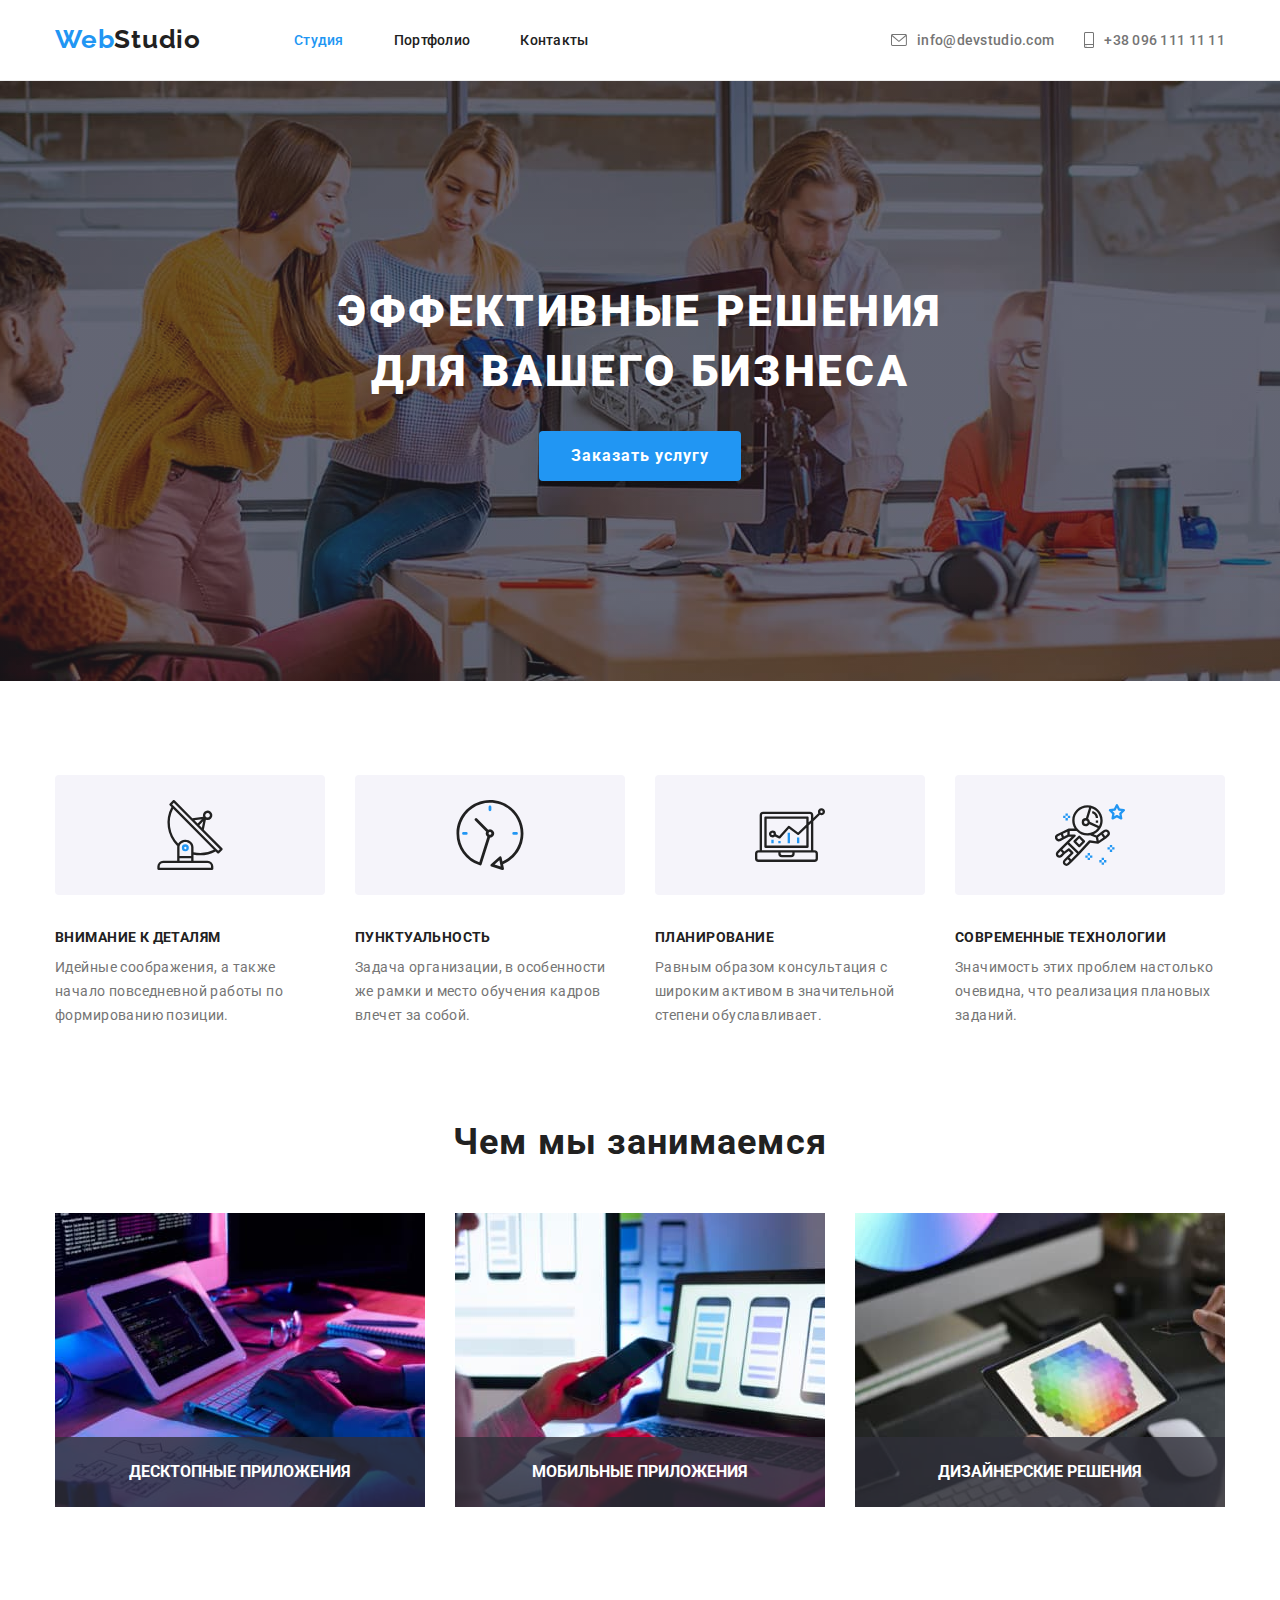
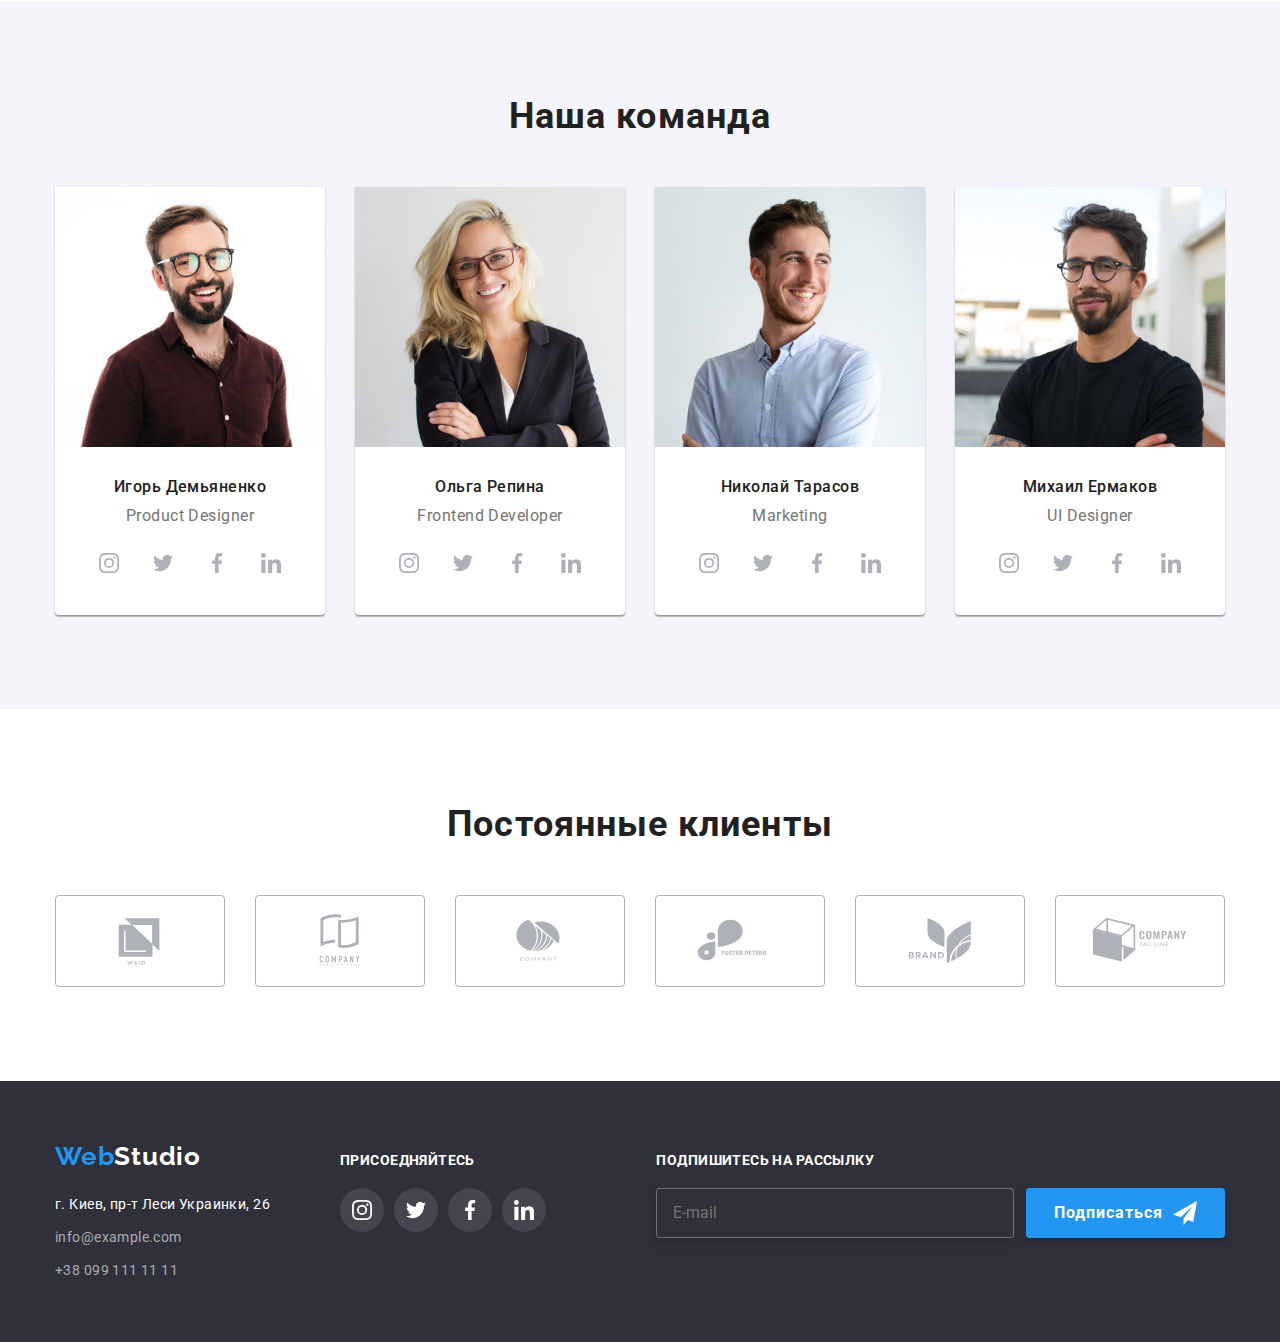
<file: index.html>
<!DOCTYPE html>
<html lang="ru">
  <head>
    <meta charset="UTF-8" />
    <meta http-equiv="X-UA-Compatible" content="IE=edge" />
    <meta name="viewport" content="width=device-width, initial-scale=1.0" />
    <title>Studio</title>
    <link
      href="https://fonts.googleapis.com/css2?family=Raleway:wght@700&family=Roboto:wght@400;500;700;900&display=swap"
      rel="stylesheet"
    />
    <link rel="preconnect" href="https://fonts.googleapis.com" />
    <link rel="preconnect" href="https://fonts.gstatic.com" crossorigin />
    <!-- Сначала нормализатор -->
    <link
      rel="stylesheet"
      href="https://cdnjs.cloudflare.com/ajax/libs/modern-normalize/1.1.0/modern-normalize.min.css"
    />
    <!-- Потом пользовательсткие стили -->
    <link rel="stylesheet" href="./css/master.min.css" />
  </head>

  <body>
    <!-- Header -->

    <header class="header">
      <div class="container header__container">
        <nav class="site-nav">
          <a class="logo site-nav__logo" href="./index.html"
            ><span class="logo__accent">Web</span>Studio</a
          >
          <ul class="site-nav__list">
            <li class="site-nav__item">
              <a class="site-nav__link site-nav__link--active" href="./index.html">Студия</a>
            </li>

            <li class="site-nav__item">
              <a class="site-nav__link" href="./portfolio.html">Портфолио</a>
            </li>
            <li class="site-nav__item">
              <a class="site-nav__link" href="">Контакты</a>
            </li>
          </ul>
        </nav>

        <ul class="header-studio-contacts">
          <li class="header-studio-contacts__item">
            <a href="mailto:info@devstudio.com" class="header-studio-contacts__link">
              <svg class="header-studio-contacts__icon" width="16px" height="12px">
                <use href="./images/svg/webstudio-icons-optimized.svg#icon-envelope"></use></svg
              >info@devstudio.com
            </a>
          </li>

          <li class="header-studio-contacts__item">
            <a href="tel:+380961111111" class="header-studio-contacts__link">
              <svg class="header-studio-contacts__icon" width="10px" height="16px">
                <use href="./images/svg/webstudio-icons-optimized.svg#icon-smartphone"></use></svg
              >+38 096 111 11 11
            </a>
          </li>
        </ul>
      </div>
    </header>

    <main>
      <!-- Section Hero -->

      <section class="section hero__overlay">
        <div class="container hero__container">
          <h1 class="title hero__title">
            Эффективные решения <br />
            для вашего бизнеса <br />
          </h1>
          <button data-modal-open class="button hero__button" type="button">Заказать услугу</button>
        </div>
      </section>

      <!-- About -->

      <section class="section about">
        <div class="container about__container">
          <h2 class="title section__title about__title">Наши преимущества</h2>
          <ul class="about__list">
            <li class="about__item">
              <div class="about__body">
                <p class="about__icon about__icon--antenna"></p>
                <!-- <svg class="about__icon about__icon--antenna">
                  <use href="./images/svg/webstudio-icons-optimized.svg#icon-antenna"></use>
                </svg> -->
              </div>
              <h3 class="sub-title about__sub-title">Внимание к деталям</h3>
              <p class="about__text">
                Идейные соображения, а также начало повседневной работы по формированию позиции.
              </p>
            </li>
            <li class="about__item">
              <div class="about__body">
                <p class="about__icon about__icon--clock"></p>
                <!-- <svg class="about__icon about__icon--clock">
                  <use href="./images/svg/webstudio-icons-optimized.svg#icon-clock"></use>
                </svg> -->
              </div>
              <h3 class="sub-title about__sub-title">Пунктуальность</h3>
              <p class="about__text">
                Задача организации, в особенности же рамки и место обучения кадров влечет за собой.
              </p>
            </li>
            <li class="about__item">
              <div class="about__body">
                <p class="about__icon about__icon--diagram"></p>
                <!-- <svg class="about__icon about__icon--diagram">
                  <use href="./images/svg/webstudio-icons-optimized.svg#icon-diagram"></use>
                </svg> -->
              </div>
              <h3 class="sub-title about__sub-title">Планирование</h3>
              <p class="about__text">
                Равным образом консультация с широким активом в значительной степени обуславливает.
              </p>
            </li>
            <li class="about__item">
              <div class="about__body">
                <p class="about__icon about__icon--astronaut"></p>
                <!-- <svg class="about__icon about__icon--astronaut¨">
                  <use href="./images/svg/webstudio-icons-optimized.svg#icon-astronaut"></use>
                </svg> -->
              </div>
              <h3 class="sub-title about__sub-title">Современные технологии</h3>
              <p class="about__text">
                Значимость этих проблем настолько очевидна, что реализация плановых заданий.
              </p>
            </li>
          </ul>
        </div>
      </section>

      <!-- Profile -->

      <section class="section profile">
        <div class="container profile__container">
          <h2 class="title section__title profile__title">Чем мы занимаемся</h2>

          <ul class="profile__list">
            <li class="profile__item">
              <div class="profile__thumb">
                <img src="images/examples/img1.jpg" alt="Picture 1" width="370" />
                <p class="profile__text">Десктопные приложения</p>
              </div>
            </li>

            <li class="profile__item">
              <div class="profile__thumb">
                <img src="images/examples/img2.jpg" alt="Picture 2" width="370" />
                <p class="profile__text">Мобильные приложения</p>
              </div>
            </li>

            <li class="profile__item">
              <div class="profile__thumb">
                <img src="images/examples/img3.jpg" alt="Picture 3" width="370" />
                <p class="profile__text">Дизайнерские решения</p>
              </div>
            </li>
          </ul>
        </div>
      </section>

      <!-- Our Team -->

      <section class="section team">
        <div class="container team__container">
          <h2 class="title section__title team__title">Наша команда</h2>

          <ul class="team__list">
            <li class="team__item">
              <img src="images/staff/staff1.jpg" alt="Product Designer" width="270" />
              <div class="team__card">
                <h3 class="title team__sub-title">Игорь Демьяненко</h3>
                <p class="team__position">Product Designer</p>
                <ul class="social-netwrk__list team-social-netwrk__list">
                  <li class="social-netwrk__item team-social-netwrk__item">
                    <a
                      href="https://www.instagram.com"
                      class="social-netwrk__link team-social-netwrk__link"
                    >
                      <svg class="social-netwrk__icon team-social-netwrk__icon">
                        <use href="./images/svg/webstudio-icons-optimized.svg#icon-instagram"></use>
                      </svg>
                    </a>
                  </li>

                  <li class="social-netwrk__item team-social-netwrk__item">
                    <a
                      href="https://www.instagram.com"
                      class="social-netwrk__link team-social-netwrk__link"
                    >
                      <svg class="social-netwrk__icon team-social-netwrk__icon">
                        <use href="./images/svg/webstudio-icons-optimized.svg#icon-twitter"></use>
                      </svg>
                    </a>
                  </li>

                  <li class="social-netwrk__item team-social-netwrk__item">
                    <a
                      href="https://www.instagram.com"
                      class="social-netwrk__link team-social-netwrk__link"
                    >
                      <svg class="social-netwrk__icon team-social-netwrk__icon">
                        <use href="./images/svg/webstudio-icons-optimized.svg#icon-facebook"></use>
                      </svg>
                    </a>
                  </li>

                  <li class="social-netwrk__item team-social-netwrk__item">
                    <a
                      href="https://www.instagram.com"
                      class="social-netwrk__link team-social-netwrk__link"
                    >
                      <svg class="social-netwrk__icon team-social-netwrk__icon">
                        <use href="./images/svg/webstudio-icons-optimized.svg#icon-linkedin"></use>
                      </svg>
                    </a>
                  </li>
                </ul>
              </div>
            </li>

            <li class="team__item">
              <img src="images/staff/staff2.jpg" alt="Frontend Developer" width="270" />
              <div class="team__card">
                <h3 class="title team__sub-title">Ольга Репина</h3>
                <p class="team__position">Frontend Developer</p>
                <ul class="social-netwrk__list team-social-netwrk__list">
                  <li class="social-netwrk__item team-social-netwrk__item">
                    <a
                      href="https://www.instagram.com"
                      class="social-netwrk__link team-social-netwrk__link"
                    >
                      <svg class="social-netwrk__icon team-social-netwrk__icon">
                        <use href="./images/svg/webstudio-icons-optimized.svg#icon-instagram"></use>
                      </svg>
                    </a>
                  </li>

                  <li class="social-netwrk__item team-social-netwrk__item">
                    <a
                      href="https://www.instagram.com"
                      class="social-netwrk__link team-social-netwrk__link"
                    >
                      <svg class="social-netwrk__icon team-social-netwrk__icon">
                        <use href="./images/svg/webstudio-icons-optimized.svg#icon-twitter"></use>
                      </svg>
                    </a>
                  </li>

                  <li class="social-netwrk__item team-social-netwrk__item">
                    <a
                      href="https://www.instagram.com"
                      class="social-netwrk__link team-social-netwrk__link"
                    >
                      <svg class="social-netwrk__icon team-social-netwrk__icon">
                        <use href="./images/svg/webstudio-icons-optimized.svg#icon-facebook"></use>
                      </svg>
                    </a>
                  </li>

                  <li class="social-netwrk__item team-social-netwrk__item">
                    <a
                      href="https://www.instagram.com"
                      class="social-netwrk__link team-social-netwrk__link"
                    >
                      <svg class="social-netwrk__icon team-social-netwrk__icon">
                        <use href="./images/svg/webstudio-icons-optimized.svg#icon-linkedin"></use>
                      </svg>
                    </a>
                  </li>
                </ul>
              </div>
            </li>

            <li class="team__item">
              <img src="images/staff/staff3.jpg" alt="Marketing" width="270" />
              <div class="team__card">
                <h3 class="title team__sub-title">Николай Тарасов</h3>
                <p class="team__position">Marketing</p>
                <ul class="social-netwrk__list team-social-netwrk__list">
                  <li class="social-netwrk__item team-social-netwrk__item">
                    <a
                      href="https://www.instagram.com"
                      class="social-netwrk__link team-social-netwrk__link"
                    >
                      <svg class="social-netwrk__icon team-social-netwrk__icon">
                        <use href="./images/svg/webstudio-icons-optimized.svg#icon-instagram"></use>
                      </svg>
                    </a>
                  </li>

                  <li class="social-netwrk__item team-social-netwrk__item">
                    <a
                      href="https://www.instagram.com"
                      class="social-netwrk__link team-social-netwrk__link"
                    >
                      <svg class="social-netwrk__icon team-social-netwrk__icon">
                        <use href="./images/svg/webstudio-icons-optimized.svg#icon-twitter"></use>
                      </svg>
                    </a>
                  </li>

                  <li class="social-netwrk__item team-social-netwrk__item">
                    <a
                      href="https://www.instagram.com"
                      class="social-netwrk__link team-social-netwrk__link"
                    >
                      <svg class="social-netwrk__icon team-social-netwrk__icon">
                        <use href="./images/svg/webstudio-icons-optimized.svg#icon-facebook"></use>
                      </svg>
                    </a>
                  </li>

                  <li class="social-netwrk__item team-social-netwrk__item">
                    <a
                      href="https://www.instagram.com"
                      class="social-netwrk__link team-social-netwrk__link"
                    >
                      <svg class="social-netwrk__icon team-social-netwrk__icon">
                        <use href="./images/svg/webstudio-icons-optimized.svg#icon-linkedin"></use>
                      </svg>
                    </a>
                  </li>
                </ul>
              </div>
            </li>

            <li class="team__item">
              <img src="images/staff/staff4.jpg" alt="UI Designer" width="270" />
              <div class="team__card">
                <h3 class="title team__sub-title">Михаил Ермаков</h3>
                <p class="team__position">UI Designer</p>
                <ul class="social-netwrk__list team-social-netwrk__list">
                  <li class="social-netwrk__item team-social-netwrk__item">
                    <a
                      href="https://www.instagram.com"
                      class="social-netwrk__link team-social-netwrk__link"
                    >
                      <svg class="social-netwrk__icon team-social-netwrk__icon">
                        <use href="./images/svg/webstudio-icons-optimized.svg#icon-instagram"></use>
                      </svg>
                    </a>
                  </li>

                  <li class="social-netwrk__item team-social-netwrk__item">
                    <a
                      href="https://www.instagram.com"
                      class="social-netwrk__link team-social-netwrk__link"
                    >
                      <svg class="social-netwrk__icon team-social-netwrk__icon">
                        <use href="./images/svg/webstudio-icons-optimized.svg#icon-twitter"></use>
                      </svg>
                    </a>
                  </li>

                  <li class="social-netwrk__item team-social-netwrk__item">
                    <a
                      href="https://www.instagram.com"
                      class="social-netwrk__link team-social-netwrk__link"
                    >
                      <svg class="social-netwrk__icon team-social-netwrk__icon">
                        <use href="./images/svg/webstudio-icons-optimized.svg#icon-facebook"></use>
                      </svg>
                    </a>
                  </li>

                  <li class="social-netwrk__item team-social-netwrk__item">
                    <a
                      href="https://www.instagram.com"
                      class="social-netwrk__link team-social-netwrk__link"
                    >
                      <svg class="social-netwrk__icon team-social-netwrk__icon">
                        <use href="./images/svg/webstudio-icons-optimized.svg#icon-linkedin"></use>
                      </svg>
                    </a>
                  </li>
                </ul>
              </div>
            </li>
          </ul>
        </div>
      </section>

      <!-- Our Clients -->

      <section class="section clients">
        <div class="container clients__container">
          <h2 class="title section__title clients__title">Постоянные клиенты</h2>
          <ul class="clients__list">
            <li class="clients__item">
              <a href="" class="clients__link">
                <svg class="clients__icon">
                  <use href="./images/svg/webstudio-icons-optimized.svg#icon-ya-and-co"></use>
                </svg>
              </a>
            </li>
            <li class="clients__item">
              <a href="" class="clients__link">
                <svg class="clients__icon">
                  <use
                    href="./images/svg/webstudio-icons-optimized.svg#icon-company-tag-line-here"
                  ></use>
                </svg>
              </a>
            </li>
            <li class="clients__item">
              <a href="" class="clients__link">
                <svg class="clients__icon">
                  <use href="./images/svg/webstudio-icons-optimized.svg#icon-company"></use>
                </svg>
              </a>
            </li>
            <li class="clients__item">
              <a href="" class="clients__link">
                <svg class="clients__icon">
                  <use href="./images/svg/webstudio-icons-optimized.svg#icon-fosters-peters"></use>
                </svg>
              </a>
            </li>
            <li class="clients__item">
              <a href="" class="clients__link">
                <svg class="clients__icon">
                  <use href="./images/svg/webstudio-icons-optimized.svg#icon-brand"></use>
                </svg>
              </a>
            </li>
            <li class="clients__item">
              <a href="" class="clients__link">
                <svg class="clients__icon">
                  <use
                    href="./images/svg/webstudio-icons-optimized.svg#icon-company-tag-line"
                  ></use>
                </svg>
              </a>
            </li>
          </ul>
        </div>
      </section>
    </main>

    <!-- Footer -->
    <footer class="footer">
      <div class="container footer__container">
        <div class="contacts footer__contacts">
          <a class="logo footer__logo" href="./index.html"
            ><span class="logo__accent">Web</span>Studio</a
          >
          <address class="studio-contacts footer-studio-contacts">
            <ul class="studio-contacts__list footer-studio-contacts__list">
              <li class="studio-contacts__item footer-studio-contacts__item">
                <a
                  class="studio-contacts__addr footer-studio-contacts__addr"
                  href="https://www.google.com/maps/place/бул.+Леси+Украинки,+26,+Киев,+02000"
                  target="_blank"
                  rel="noopener nofollow noreferrer"
                  >г. Киев, пр-т Леси Украинки, 26</a
                >
              </li>
              <li class="studio-contacts__item footer-studio-contacts__item">
                <a
                  class="studio-contacts__link footer-studio-contacts__link"
                  href="mailto:info@example.com"
                  >info@example.com</a
                >
              </li>
              <li class="studio-contacts__item footer-studio-contacts__item">
                <a
                  class="studio-contacts__link footer-studio-contacts__link"
                  href="tel:+380991111111"
                  >+38 099 111 11 11</a
                >
              </li>
            </ul>
          </address>
        </div>

        <div class="follow">
          <p class="follow__text">присоедняйтесь</p>
          <ul class="social-netwrk__list footer-social-netwrk__list">
            <li class="social-netwrk__item footer-social-netwrk__item">
              <a
                href="https://www.instagram.com"
                class="social-netwrk__link footer-social-netwrk__link"
              >
                <svg class="social-netwrk__icon footer-social-netwrk__icon">
                  <use href="./images/svg/webstudio-icons-optimized.svg#icon-instagram"></use>
                </svg>
              </a>
            </li>

            <li class="social-netwrk__item footer-social-netwrk__item">
              <a
                href="https://www.instagram.com"
                class="social-netwrk__link footer-social-netwrk__link"
              >
                <svg class="social-netwrk__icon footer-social-netwrk__icon">
                  <use href="./images/svg/webstudio-icons-optimized.svg#icon-twitter"></use>
                </svg>
              </a>
            </li>

            <li class="social-netwrk__item footer-social-netwrk__item">
              <a
                href="https://www.instagram.com"
                class="social-netwrk__link footer-social-netwrk__link"
              >
                <svg class="social-netwrk__icon footer-social-netwrk__icon">
                  <use href="./images/svg/webstudio-icons-optimized.svg#icon-facebook"></use>
                </svg>
              </a>
            </li>

            <li class="social-netwrk__item footer-social-netwrk__item">
              <a
                href="https://www.instagram.com"
                class="social-netwrk__link footer-social-netwrk__link"
              >
                <svg class="social-netwrk__icon footer-social-netwrk__icon">
                  <use href="./images/svg/webstudio-icons-optimized.svg#icon-linkedin"></use>
                </svg>
              </a>
            </li>
          </ul>
        </div>

        <div class="sbscrb">
          <p class="sbscrb__text">Подпишитесь на рассылку</p>

          <form action="javascript:void(0);" class="form-sbscrb">
            <label class="form-sbscrb__label">
              <input
                class="form-sbscrb__input"
                type="email"
                name="email"
                placeholder="E-mail"
                autocomplete="off"
              />
            </label>

            <button class="button form-sbscrb-button" type="submit">
              <span class="button__text form-sbscrb-button__text">Подписаться</span>
              <svg class="button__icon form-sbscrb-button__icon">
                <use href="./images/svg/webstudio-icons-v-2-0-raw.svg#icon-send"></use>
              </svg>
            </button>
          </form>
        </div>
      </div>
    </footer>

    <!-- Backdrop Modal -->

    <div class="backdrop is-hidden" data-modal>
      <div class="modal">
        <button data-modal-close class="modal__button">
          <svg class="modal__icon" width="18px" height="18px">
            <use href="./images/svg/webstudio-icons-v-2-0-raw.svg#icon-close-black-18dp"></use>
          </svg>
        </button>

        <!-- Backdrop Modal Form -->

        <form action="javascript:void(0);" class="form-modal">
          <b class="form-modal__title">Оставьте свои данные, мы вам перезвоним</b>

          <label class="label form-modal__label">
            <input
              class="label__input"
              type="text"
              name="name"
              required
              placeholder="Neo Anderson"
              autocomplete="off"
              autofocus
            />
            <span class="label__text">Имя</span>
            <span class="label__icon">
              <svg class="label__pic">
                <use href="./images/svg/webstudio-icons-v-2-0-raw.svg#icon-person-black-18dp"></use>
              </svg>
            </span>
          </label>

          <label class="label form-modal__label">
            <input
              class="label__input"
              type="tel"
              name="phone"
              placeholder="+1 418 7777777"
              autocomplete="off"
            />
            <span class="label__text">Телефон</span>
            <span class="label__icon">
              <svg class="label__pic">
                <use href="./images/svg/webstudio-icons-v-2-0-raw.svg#icon-phone-black-18dp"></use>
              </svg>
            </span>
          </label>

          <label class="label form-modal__label">
            <input
              class="label__input"
              type="email"
              name="email"
              required
              placeholder="matrix@wb.com"
              autocomplete="off"
            />
            <span class="label__text">Почта</span>
            <span class="label__icon">
              <svg class="label__pic">
                <use href="./images/svg/webstudio-icons-v-2-0-raw.svg#icon-email-black-18dp"></use>
              </svg>
            </span>
          </label>

          <label class="label form-modal__label">
            <textarea
              class="label__textarea"
              name="feedback"
              placeholder="Введите текст"
            ></textarea>
            <span class="label__text"> Комментарий </span>
          </label>

          <label class="label-checkbox">
            <input
              class="label-checkbox__input"
              type="checkbox"
              name="usr-agr"
              required
              value="agr"
            />
            Соглашаюсь с рассылкой и принимаю
            <span class="label-checkbox__text">
              <a class="label-checkbox__link" href="">Условия договора</a>
            </span>
            <span class="label-checkbox__icon"></span>
          </label>

          <button class="button form-modal__button" type="submit">Отправить</button>
        </form>
      </div>
    </div>
    <script src="./js/modal.js"></script>
  </body>
</html>
</file>
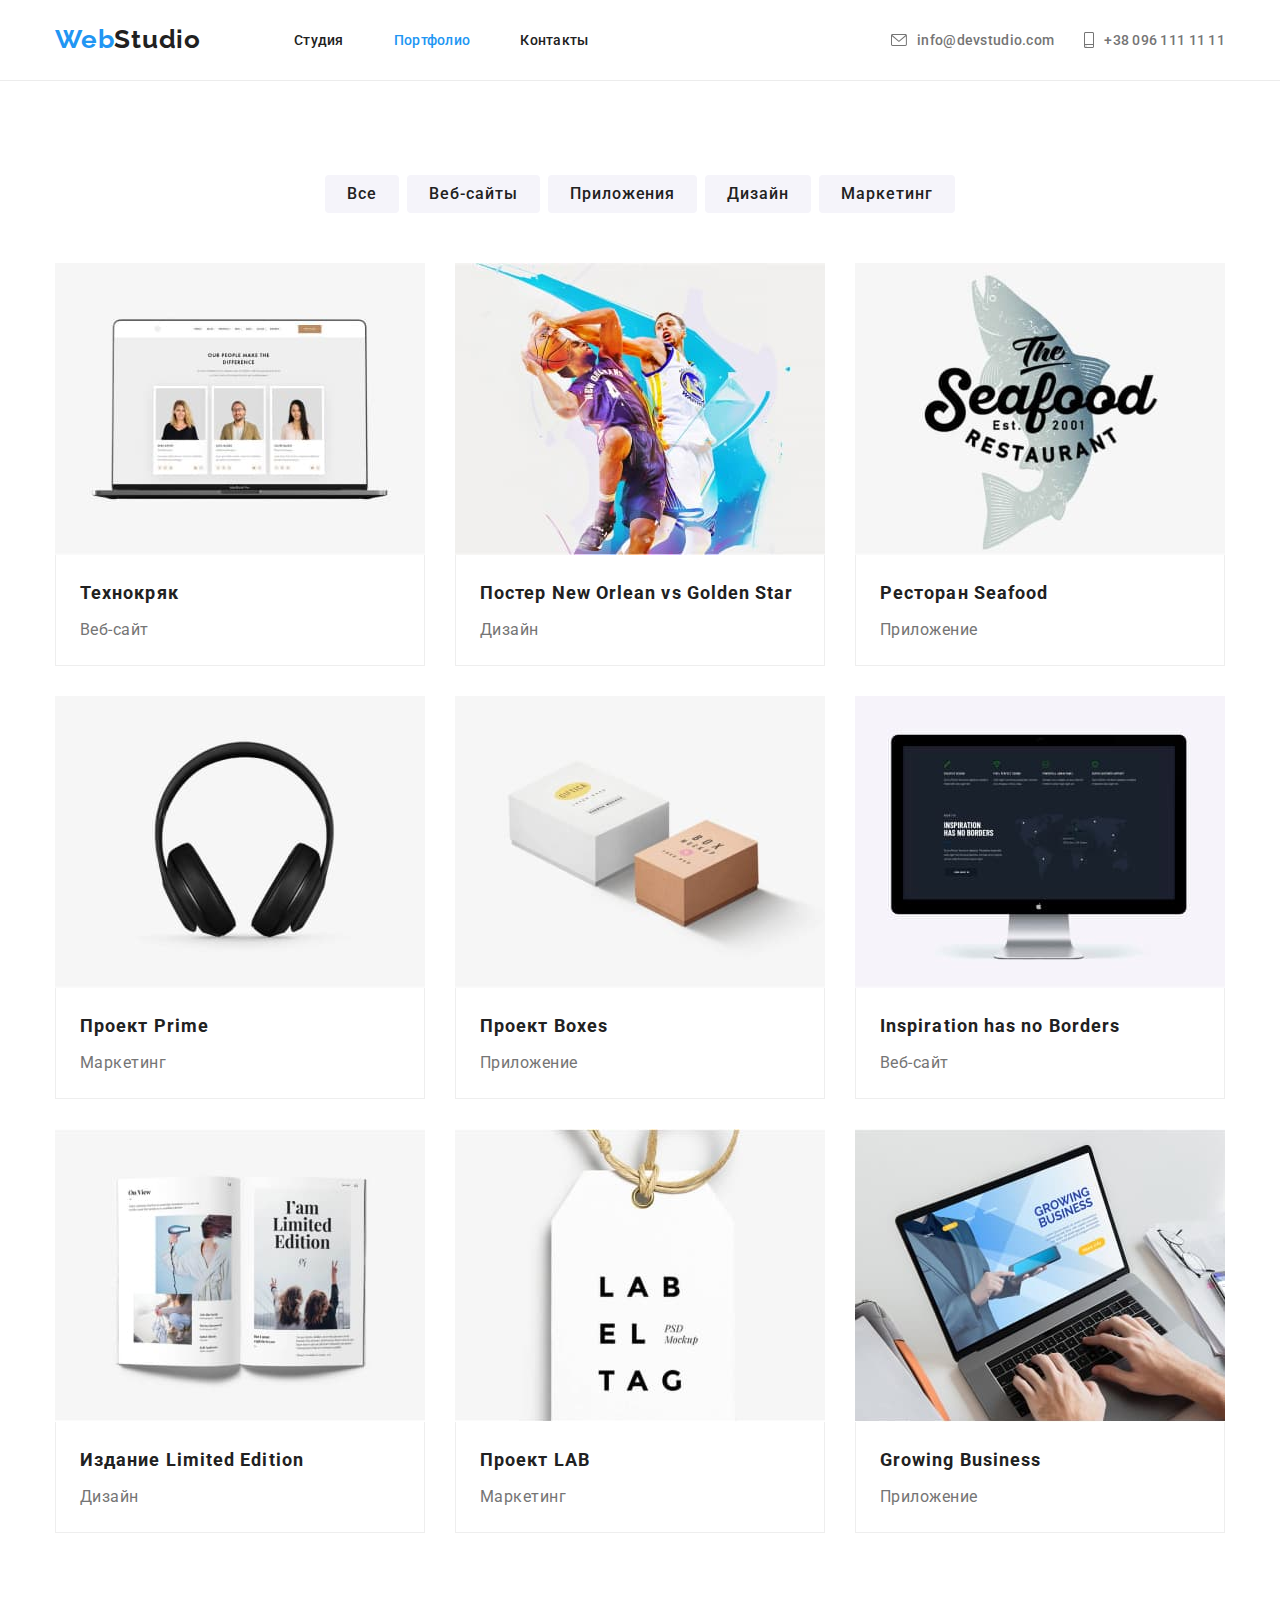
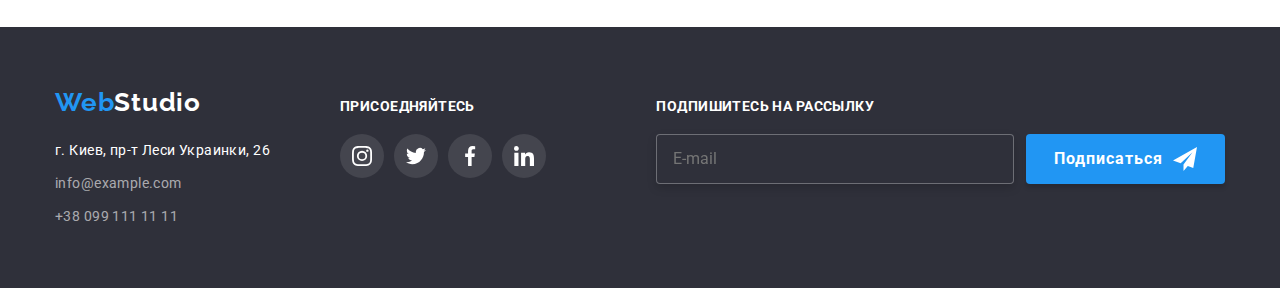
<file: portfolio.html>
<!DOCTYPE html>
<html lang="en">
  <head>
    <meta charset="UTF-8" />
    <meta http-equiv="X-UA-Compatible" content="IE=edge" />
    <meta name="viewport" content="width=device-width, initial-scale=1.0" />
    <title>Portfolio</title>
    <link
      href="https://fonts.googleapis.com/css2?family=Raleway:wght@700&family=Roboto:wght@400;500;700;900&display=swap"
      rel="stylesheet"
    />
    <link rel="preconnect" href="https://fonts.googleapis.com" />
    <link rel="preconnect" href="https://fonts.gstatic.com" crossorigin />
    <!-- Сначала нормализатор -->
    <link
      rel="stylesheet"
      href="https://cdnjs.cloudflare.com/ajax/libs/modern-normalize/1.1.0/modern-normalize.min.css"
    />
    <!-- Потом пользовательсткие стили -->
    <link rel="stylesheet" href="./css/master.min.css" />
  </head>

  <body>
    <!-- Header -->

    <header class="header">
      <div class="container header__container">
        <nav class="site-nav">
          <a class="logo site-nav__logo" href="./index.html"
            ><span class="logo__accent">Web</span>Studio</a
          >
          <ul class="site-nav__list">
            <li class="site-nav__item">
              <a class="site-nav__link" href="./index.html">Студия</a>
            </li>

            <li class="site-nav__item">
              <a class="site-nav__link site-nav__link--active" href="./portfolio.html">Портфолио</a>
            </li>
            <li class="site-nav__item">
              <a class="site-nav__link" href="">Контакты</a>
            </li>
          </ul>
        </nav>

        <ul class="header-studio-contacts">
          <li class="header-studio-contacts__item">
            <a href="mailto:info@devstudio.com" class="header-studio-contacts__link">
              <svg class="header-studio-contacts__icon" width="16px" height="12px">
                <use href="./images/svg/webstudio-icons-optimized.svg#icon-envelope"></use></svg
              >info@devstudio.com
            </a>
          </li>

          <li class="header-studio-contacts__item">
            <a href="tel:+380961111111" class="header-studio-contacts__link">
              <svg class="header-studio-contacts__icon" width="10px" height="16px">
                <use href="./images/svg/webstudio-icons-optimized.svg#icon-smartphone"></use></svg
              >+38 096 111 11 11
            </a>
          </li>
        </ul>
      </div>
    </header>

    <main>
      <!-- Portfolio -->

      <section class="section portfolio">
        <div class="container portfolio__container">
          <h1 class="title portfolio__title portfolio__title--visually-hidden">Projects filter</h1>

          <!--Projects Filter-->

          <ul class="projects-filter">
            <li class="projects-filter__item">
              <button class="button projects-filter__button" type="button">Все</button>
            </li>

            <li class="projects-filter__item">
              <button class="button projects-filter__button" type="button">Веб-сайты</button>
            </li>

            <li class="projects-filter__item">
              <button class="button projects-filter__button" type="button">Приложения</button>
            </li>

            <li class="projects-filter__item">
              <button class="button projects-filter__button" type="button">Дизайн</button>
            </li>

            <li class="projects-filter__item">
              <button class="button projects-filter__button" type="button">Маркетинг</button>
            </li>
          </ul>

          <!-- Portfolio -->

          <ul class="projects">
            <li class="projects__item">
              <a href="" class="projects__link">
                <div class="projects__thumb">
                  <img src="./images/projects-links/proj1.jpg" alt="Технокряк" width="370" />
                  <div class="projects__dscrpt">
                    <p class="projects__text">
                      Ресурс предлагает комплексные предложения с разным уровнем функционала и
                      сервисов. Все это позволит посетителю получить исчерпывающие сведения о
                      компании или частном лице.
                    </p>
                  </div>
                </div>

                <div class="projects__label">
                  <h2 class="projects__title">Технокряк</h2>
                  <p class="projects__division">Веб-сайт</p>
                </div>
              </a>
            </li>

            <li class="projects__item">
              <a class="projects__link" href="">
                <div class="projects__thumb">
                  <img
                    src="./images/projects-links/proj2.jpg"
                    alt="Постер New Orlean vs Golden Star"
                    width="370"
                  />
                  <div class="projects__dscrpt">
                    <p class="projects__text">
                      Lorem ipsum dolor sit amet consectetur adipisicing elit. Ullam culpa excepturi
                      illum? Nemo perspiciatis labore dicta, mollitia aut ullam atque dolore
                      corrupti odit nisi deleniti cumque tenetur consequuntur in rerum.
                    </p>
                  </div>
                </div>

                <div class="projects__label">
                  <h2 class="projects__title">Постер New Orlean vs Golden Star</h2>
                  <p class="projects__division">Дизайн</p>
                </div>
              </a>
            </li>

            <li class="projects__item">
              <a class="projects__link" href="">
                <div class="projects__thumb">
                  <img src="./images/projects-links/proj3.jpg" alt="Ресторан Seafood" width="370" />
                  <div class="projects__dscrpt">
                    <p class="projects__text">
                      Lorem ipsum dolor sit amet consectetur adipisicing elit. Ullam culpa excepturi
                      illum? Nemo perspiciatis labore dicta, mollitia aut ullam atque dolore
                      corrupti odit nisi deleniti cumque tenetur consequuntur in rerum.
                    </p>
                  </div>
                </div>

                <div class="projects__label">
                  <h2 class="projects__title">Ресторан Seafood</h2>
                  <p class="projects__division">Приложение</p>
                </div>
              </a>
            </li>

            <li class="projects__item">
              <a class="projects__link" href="">
                <div class="projects__thumb">
                  <img src="./images/projects-links/proj4.jpg" alt="Проект Prime" width="370" />
                  <div class="projects__dscrpt">
                    <p class="projects__text">
                      Lorem ipsum dolor sit amet consectetur adipisicing elit. Ullam culpa excepturi
                      illum? Nemo perspiciatis labore dicta, mollitia aut ullam atque dolore
                      corrupti odit nisi deleniti cumque tenetur consequuntur in rerum.
                    </p>
                  </div>
                </div>

                <div class="projects__label">
                  <h2 class="projects__title">Проект Prime</h2>
                  <p class="projects__division">Маркетинг</p>
                </div>
              </a>
            </li>

            <li class="projects__item">
              <a class="projects__link" href="">
                <div class="projects__thumb">
                  <img src="./images/projects-links/proj5.jpg" alt="Проект Boxes" width="370" />
                  <div class="projects__dscrpt">
                    <p class="projects__text">
                      Lorem ipsum dolor sit amet consectetur adipisicing elit. Ullam culpa excepturi
                      illum? Nemo perspiciatis labore dicta, mollitia aut ullam atque dolore
                      corrupti odit nisi deleniti cumque tenetur consequuntur in rerum.
                    </p>
                  </div>
                </div>

                <div class="projects__label">
                  <h2 class="projects__title">Проект Boxes</h2>
                  <p class="projects__division">Приложение</p>
                </div>
              </a>
            </li>

            <li class="projects__item">
              <a class="projects__link" href="">
                <div class="projects__thumb">
                  <img
                    src="./images/projects-links/proj6.jpg"
                    alt="Inspiration has no Borders"
                    width="370"
                  />
                  <div class="projects__dscrpt">
                    <p class="projects__text">
                      Lorem ipsum dolor sit amet consectetur adipisicing elit. Ullam culpa excepturi
                      illum? Nemo perspiciatis labore dicta, mollitia aut ullam atque dolore
                      corrupti odit nisi deleniti cumque tenetur consequuntur in rerum.
                    </p>
                  </div>
                </div>

                <div class="projects__label">
                  <h2 class="projects__title">Inspiration has no Borders</h2>
                  <p class="projects__division">Веб-сайт</p>
                </div>
              </a>
            </li>

            <li class="projects__item">
              <a class="projects__link" href="">
                <div class="projects__thumb">
                  <img
                    src="./images/projects-links/proj7.jpg"
                    alt="Издание Limited Edition"
                    width="370"
                  />
                  <div class="projects__dscrpt">
                    <p class="projects__text">
                      Lorem ipsum dolor sit amet consectetur adipisicing elit. Ullam culpa excepturi
                      illum? Nemo perspiciatis labore dicta, mollitia aut ullam atque dolore
                      corrupti odit nisi deleniti cumque tenetur consequuntur in rerum.
                    </p>
                  </div>
                </div>

                <div class="projects__label">
                  <h2 class="projects__title">Издание Limited Edition</h2>
                  <p class="projects__division">Дизайн</p>
                </div>
              </a>
            </li>

            <li class="projects__item">
              <a class="projects__link" href="">
                <div class="projects__thumb">
                  <img src="./images/projects-links/proj8.jpg" alt="Проект LAB" width="370" />
                  <div class="projects__dscrpt">
                    <p class="projects__text">
                      Lorem ipsum dolor sit amet consectetur adipisicing elit. Ullam culpa excepturi
                      illum? Nemo perspiciatis labore dicta, mollitia aut ullam atque dolore
                      corrupti odit nisi deleniti cumque tenetur consequuntur in rerum.
                    </p>
                  </div>
                </div>

                <div class="projects__label">
                  <h2 class="projects__title">Проект LAB</h2>
                  <p class="projects__division">Маркетинг</p>
                </div>
              </a>
            </li>

            <li class="projects__item">
              <a class="projects__link" href="">
                <div class="projects__thumb">
                  <img src="./images/projects-links/proj9.jpg" alt="Growing Business" width="370" />
                  <div class="projects__dscrpt">
                    <p class="projects__text">
                      Lorem ipsum dolor sit amet consectetur adipisicing elit. Ullam culpa excepturi
                      illum? Nemo perspiciatis labore dicta, mollitia aut ullam atque dolore
                      corrupti odit nisi deleniti cumque tenetur consequuntur in rerum.
                    </p>
                  </div>
                </div>

                <div class="projects__label">
                  <h2 class="projects__title">Growing Business</h2>
                  <p class="projects__division">Приложение</p>
                </div>
              </a>
            </li>
          </ul>
        </div>
      </section>
    </main>

    <!-- Footer -->

    <footer class="footer">
      <div class="container footer__container">
        <div class="contacts footer__contacts">
          <a class="logo footer__logo" href="./index.html"
            ><span class="logo__accent">Web</span>Studio</a
          >
          <address class="studio-contacts footer-studio-contacts">
            <ul class="studio-contacts__list footer-studio-contacts__list">
              <li class="studio-contacts__item footer-studio-contacts__item">
                <a
                  class="studio-contacts__addr footer-studio-contacts__addr"
                  href="https://www.google.com/maps/place/бул.+Леси+Украинки,+26,+Киев,+02000"
                  target="_blank"
                  rel="noopener nofollow noreferrer"
                  >г. Киев, пр-т Леси Украинки, 26</a
                >
              </li>
              <li class="studio-contacts__item footer-studio-contacts__item">
                <a
                  class="studio-contacts__link footer-studio-contacts__link"
                  href="mailto:info@example.com"
                  >info@example.com</a
                >
              </li>
              <li class="studio-contacts__item footer-studio-contacts__item">
                <a
                  class="studio-contacts__link footer-studio-contacts__link"
                  href="tel:+380991111111"
                  >+38 099 111 11 11</a
                >
              </li>
            </ul>
          </address>
        </div>

        <div class="follow">
          <p class="follow__text">присоедняйтесь</p>
          <ul class="social-netwrk__list footer-social-netwrk__list">
            <li class="social-netwrk__item footer-social-netwrk__item">
              <a
                href="https://www.instagram.com"
                class="social-netwrk__link footer-social-netwrk__link"
              >
                <svg class="social-netwrk__icon footer-social-netwrk__icon">
                  <use href="./images/svg/webstudio-icons-optimized.svg#icon-instagram"></use>
                </svg>
              </a>
            </li>

            <li class="social-netwrk__item footer-social-netwrk__item">
              <a
                href="https://www.instagram.com"
                class="social-netwrk__link footer-social-netwrk__link"
              >
                <svg class="social-netwrk__icon footer-social-netwrk__icon">
                  <use href="./images/svg/webstudio-icons-optimized.svg#icon-twitter"></use>
                </svg>
              </a>
            </li>

            <li class="social-netwrk__item footer-social-netwrk__item">
              <a
                href="https://www.instagram.com"
                class="social-netwrk__link footer-social-netwrk__link"
              >
                <svg class="social-netwrk__icon footer-social-netwrk__icon">
                  <use href="./images/svg/webstudio-icons-optimized.svg#icon-facebook"></use>
                </svg>
              </a>
            </li>

            <li class="social-netwrk__item footer-social-netwrk__item">
              <a
                href="https://www.instagram.com"
                class="social-netwrk__link footer-social-netwrk__link"
              >
                <svg class="social-netwrk__icon footer-social-netwrk__icon">
                  <use href="./images/svg/webstudio-icons-optimized.svg#icon-linkedin"></use>
                </svg>
              </a>
            </li>
          </ul>
        </div>

        <div class="sbscrb">
          <p class="sbscrb__text">Подпишитесь на рассылку</p>

          <form action="javascript:void(0);" class="form-sbscrb">
            <label class="form-sbscrb__label">
              <input
                class="form-sbscrb__input"
                type="email"
                name="email"
                placeholder="E-mail"
                autocomplete="off"
              />
            </label>

            <button class="button form-sbscrb-button" type="submit">
              <span class="button__text form-sbscrb-button__text">Подписаться</span>
              <svg class="button__icon form-sbscrb-button__icon">
                <use href="./images/svg/webstudio-icons-v-2-0-raw.svg#icon-send"></use>
              </svg>
            </button>
          </form>
        </div>
      </div>
    </footer>

    <script src="./js/modal.js"></script>
  </body>
</html>
</file>
<file: css/master.min.css>
body{font-family:'Roboto', 'Tahoma', sans-serif;font-style:normal;margin:0}address{font-style:normal}b,strong{font-weight:bolder}h1,h2,h3,h4,h5,h6,p,ul,ol,li{margin:0;padding:0}ul,ol{list-style:none}a{text-decoration:none}img{display:block;max-width:100%;height:auto;margin:0}.container{width:1200px;padding-left:15px;padding-right:15px;margin-left:auto;margin-right:auto}.about__title,.portfolio__title{position:absolute;width:1px;height:1px;margin:-1px;border:0;padding:0;white-space:nowrap;-webkit-clip-path:inset(100%);clip-path:inset(100%);clip:rect(0 0 0 0);overflow:hidden}.logo{font-family:'Raleway';font-style:normal;font-weight:700;font-size:26px;line-height:calc(31 / 26);letter-spacing:0.03em}.logo__accent{color:#2196f3}.social-netwrk__list{display:-webkit-box;display:-ms-flexbox;display:flex;padding:0;width:-webkit-fit-content;width:-moz-fit-content;width:fit-content;height:44px}.social-netwrk__item:not(:last-of-type){margin-right:10px}.social-netwrk__link{display:-webkit-box;display:-ms-flexbox;display:flex;-webkit-box-pack:center;-ms-flex-pack:center;justify-content:center;-webkit-box-align:center;-ms-flex-align:center;align-items:center;width:44px;height:44px;border-radius:50%;-webkit-transition:color 250ms cubic-bezier(0.4, 0, 0.2, 1),background-color 250ms cubic-bezier(0.4, 0, 0.2, 1),fill 250ms cubic-bezier(0.4, 0, 0.2, 1);transition:color 250ms cubic-bezier(0.4, 0, 0.2, 1),background-color 250ms cubic-bezier(0.4, 0, 0.2, 1),fill 250ms cubic-bezier(0.4, 0, 0.2, 1)}.social-netwrk__icon{width:20px;height:20px}.section__title{text-align:center;font-weight:700;font-size:36px;line-height:calc(42 / 36);letter-spacing:0.03em;color:#212121}.button{font-weight:700;font-size:16px;line-height:calc(30 / 16);display:-webkit-box;display:-ms-flexbox;display:flex;-webkit-box-align:center;-ms-flex-align:center;align-items:center;text-align:center;letter-spacing:0.06em;padding-top:10px;padding-bottom:10px;-webkit-box-pack:center;-ms-flex-pack:center;justify-content:center;outline:0;outline-offset:0;border:none;-webkit-box-shadow:0px 4px 4px rgba(0,0,0,0.15);box-shadow:0px 4px 4px rgba(0,0,0,0.15);border-radius:4px;color:#fff;background-color:#2196f3}.backdrop{position:fixed;top:0;left:0;z-index:2;width:100%;height:100%;background-color:rgba(0,0,0,0.1);opacity:1;-webkit-transition:opacity 250ms cubic-bezier(0.4, 0, 0.2, 1);transition:opacity 250ms cubic-bezier(0.4, 0, 0.2, 1)}.is-hidden{opacity:0;pointer-events:none}.is-hidden.modal{opacity:0;-webkit-transform:translate(-50%, -50%) scale(1.2);transform:translate(-50%, -50%) scale(1.2)}.modal{position:absolute;top:50%;left:50%;width:528px;height:581px;padding:40px;opacity:1;-webkit-transform:translate(-50%, -50%) scale(1);transform:translate(-50%, -50%) scale(1);-webkit-transition:opacity 250ms var(--timing-func),-webkit-transform 250ms cubic-bezier(0.4, 0, 0.2, 1);transition:opacity 250ms var(--timing-func),-webkit-transform 250ms cubic-bezier(0.4, 0, 0.2, 1);transition:transform 250ms cubic-bezier(0.4, 0, 0.2, 1),opacity 250ms var(--timing-func);transition:transform 250ms cubic-bezier(0.4, 0, 0.2, 1),opacity 250ms var(--timing-func),-webkit-transform 250ms cubic-bezier(0.4, 0, 0.2, 1);-webkit-box-shadow:0px 1px 3px rgba(0,0,0,0.12),0px 1px 1px rgba(0,0,0,0.14),0px 2px 1px rgba(0,0,0,0.2);box-shadow:0px 1px 3px rgba(0,0,0,0.12),0px 1px 1px rgba(0,0,0,0.14),0px 2px 1px rgba(0,0,0,0.2);border-radius:4px;background-color:#fff}.modal__button{position:absolute;top:0;right:0;width:30px;height:30px;margin-top:8px;margin-right:8px;display:-webkit-box;display:-ms-flexbox;display:flex;-webkit-box-pack:center;-ms-flex-pack:center;justify-content:center;-webkit-box-align:center;-ms-flex-align:center;align-items:center;border-radius:50%;border:1px solid rgba(0,0,0,0.1);background-color:#fff;color:#212121;fill:currentColor;-webkit-transition:fill 250ms cubic-bezier(0.4, 0, 0.2, 1);transition:fill 250ms cubic-bezier(0.4, 0, 0.2, 1)}.modal__button:hover,.modal__button:focus{fill:#2196f3;cursor:pointer}.header{padding-top:24px;padding-bottom:25px;position:fixed;width:100%;top:0;left:0;background-color:#fff;border-bottom:1px solid #ececec;z-index:1}.header__container{display:-webkit-box;display:-ms-flexbox;display:flex;-webkit-box-align:center;-ms-flex-align:center;align-items:center}.header-studio-contacts{display:-webkit-box;display:-ms-flexbox;display:flex;-ms-flex-wrap:nowrap;flex-wrap:nowrap;width:-webkit-fit-content;width:-moz-fit-content;width:fit-content;margin-left:auto}.header-studio-contacts__item:not(:last-child){margin-right:30px}.header-studio-contacts__link{font-weight:500;font-size:14px;line-height:calc(16 / 14);letter-spacing:0.02em;display:-webkit-box;display:-ms-flexbox;display:flex;padding:0;-webkit-box-align:center;-ms-flex-align:center;align-items:center;color:#757575;fill:currentColor;-webkit-transition:color 250ms cubic-bezier(0.4, 0, 0.2, 1);transition:color 250ms cubic-bezier(0.4, 0, 0.2, 1)}.header-studio-contacts__link:hover,.header-studio-contacts__link:focus{color:#2196f3}.header-studio-contacts__icon{margin-right:10px}.site-nav{display:-webkit-box;display:-ms-flexbox;display:flex}.site-nav__logo{color:#212121}.site-nav__list{display:-webkit-box;display:-ms-flexbox;display:flex;-webkit-box-align:center;-ms-flex-align:center;align-items:center;margin-left:93px;padding:0}.site-nav__item:not(:last-child){margin-right:50px}.site-nav__link{font-weight:500;font-size:14px;line-height:calc(16 / 14);letter-spacing:0.02em;color:#212121;position:relative;display:block;-webkit-transition:color 250ms cubic-bezier(0.4, 0, 0.2, 1);transition:color 250ms cubic-bezier(0.4, 0, 0.2, 1)}.site-nav__link:hover,.site-nav__link:focus{color:#2196f3}.site-nav__link--active{color:#2196f3}.site-nav__link--active::after{content:'';display:block;position:absolute;left:0;bottom:-33px;width:100%;height:4px;border-radius:2px;background-color:#2196f3;-webkit-transform:scaleX(0);transform:scaleX(0);-webkit-animation-name:barScale;animation-name:barScale;-webkit-animation-duration:1000ms;animation-duration:1000ms;-webkit-animation-timing-function:cubic-bezier(0.4, 0, 0.2, 1);animation-timing-function:cubic-bezier(0.4, 0, 0.2, 1);-webkit-animation-iteration-count:1;animation-iteration-count:1;-webkit-animation-direction:normal;animation-direction:normal;-webkit-animation-play-state:running;animation-play-state:running;-webkit-animation-delay:250ms;animation-delay:250ms;-webkit-animation-fill-mode:forwards;animation-fill-mode:forwards}@-webkit-keyframes barScale{0%{-webkit-transform:scaleX(0);transform:scaleX(0)}50%{-webkit-transform:scaleX(1.2);transform:scaleX(1.2)}100%{-webkit-transform:scaleX(1);transform:scaleX(1)}}@keyframes barScale{0%{-webkit-transform:scaleX(0);transform:scaleX(0)}50%{-webkit-transform:scaleX(1.2);transform:scaleX(1.2)}100%{-webkit-transform:scaleX(1);transform:scaleX(1)}}.form-sbscrb{display:-webkit-box;display:-ms-flexbox;display:flex;width:100%}.form-sbscrb__label{display:block;width:358px;height:50px;margin-bottom:0;font-weight:400;font-size:16px;line-height:calc(20 / 16);display:-webkit-box;display:-ms-flexbox;display:flex;-webkit-box-align:center;-ms-flex-align:center;align-items:center;letter-spacing:0.03em;background-color:#2f303a;color:#ffffff99;border:1px solid rgba(255,255,255,0.3);-webkit-filter:drop-shadow(0px 4px 4px rgba(0,0,0,0.15));filter:drop-shadow(0px 4px 4px rgba(0,0,0,0.15));border-radius:4px}.form-sbscrb__input{display:block;outline:0;outline-offset:0;border:none;padding-left:16px;background-color:inherit;color:#fff}.form-sbscrb-button{margin-left:12px;padding-left:28px;padding-right:28px}.form-sbscrb-button__text{display:inline-block;margin-right:10px;padding:0}.form-sbscrb-button__icon{width:24px;height:24px}.form-sbscrb-button:hover{cursor:pointer}.form-modal{height:100%;padding:0;text-align:center}.form-modal__title{display:block;margin-bottom:12px;font-weight:700;font-size:20px;line-height:calc(23 / 12);text-align:center;letter-spacing:0.03em;color:#212121}.form-modal__button{margin-left:auto;margin-right:auto;padding-left:55px;padding-right:55px;opacity:0.6;-webkit-transition:opacity 250ms cubic-bezier(0.4, 0, 0.2, 1);transition:opacity 250ms cubic-bezier(0.4, 0, 0.2, 1);-webkit-box-shadow:none;box-shadow:none}.form-modal__button:hover,.form-modal__button:focus{outline:0;outline-offset:0;opacity:1;-webkit-box-shadow:0px 4px 4px rgba(0,0,0,0.15);box-shadow:0px 4px 4px rgba(0,0,0,0.15);cursor:pointer}.label{position:relative;display:-webkit-box;display:-ms-flexbox;display:flex;-webkit-box-orient:vertical;-webkit-box-direction:reverse;-ms-flex-direction:column-reverse;flex-direction:column-reverse;margin-bottom:10px}.label__text{margin-bottom:4px;text-align:left;font-weight:400;font-size:12px;line-height:calc(14 / 12);letter-spacing:0.01em}.label__input{height:40px;padding-left:42px;color:#757575;border:1px solid rgba(33,33,33,0.2);border-radius:4px;-webkit-transition:border 250ms cubic-bezier(0.4, 0, 0.2, 1);transition:border 250ms cubic-bezier(0.4, 0, 0.2, 1)}.label:focus-within .label__input,.label:focus-within .label__textarea,.label:hover .label__input,.label:hover .label__textarea{outline:0;outline-offset:0;border:1px solid #2196f3;border-radius:4px;cursor:pointer}.label:focus-within .label__icon,.label:hover .label__icon{fill:#2196f3}.label__textarea{resize:none;width:100%;height:120px;padding:12px 16px;border:1px solid rgba(33,33,33,0.2);border-radius:4px;-webkit-transition:border 250ms cubic-bezier(0.4, 0, 0.2, 1);transition:border 250ms cubic-bezier(0.4, 0, 0.2, 1)}.label__icon{position:absolute;top:50%;left:12px;display:inline-block;color:#212121;fill:currentColor;-webkit-transition:fill 250ms cubic-bezier(0.4, 0, 0.2, 1);transition:fill 250ms cubic-bezier(0.4, 0, 0.2, 1)}.label__pic{width:18px;height:18px}.label-checkbox{position:relative;display:-webkit-box;display:-ms-flexbox;display:flex;-webkit-box-orient:horizontal;-webkit-box-direction:normal;-ms-flex-direction:row;flex-direction:row;-webkit-box-pack:end;-ms-flex-pack:end;justify-content:end;-webkit-box-align:center;-ms-flex-align:center;align-items:center;margin-left:auto;margin-right:auto;margin-bottom:30px;padding:0;width:423px;font-weight:400;font-size:14px;line-height:calc(24 / 14);letter-spacing:0.03em;color:#757575}.label-checkbox__input{-webkit-appearance:none;-moz-appearance:none;appearance:none;width:1px;height:1px;margin:-1px;border:0;padding:0;white-space:nowrap;-webkit-clip-path:inset(100%);clip-path:inset(100%);clip:rect(0 0 0 0);overflow:hidden}.label-checkbox__input:focus-within+.label-checkbox__text,.label-checkbox__input:hover+.label-checkbox__text{opacity:1;cursor:pointer}.label-checkbox__input:focus-within ~ .label-checkbox__icon,.label-checkbox__input:hover ~ .label-checkbox__icon{background-image:url("data:image/svg+xml,%3Csvg width='16' height='15' fill='none' xmlns='http://www.w3.org/2000/svg'%3E%3Cpath d='M14.222 1.667v11.666H1.778V1.667h12.444Zm0-1.667H1.778C.8 0 0 .75 0 1.667v11.666C0 14.25.8 15 1.778 15h12.444C15.2 15 16 14.25 16 13.333V1.667C16 .75 15.2 0 14.222 0Z' fill='%232196F3'/%3E%3C/svg%3E");background-position:center;background-size:contain;background-origin:content-box;cursor:pointer}.label-checkbox__input:checked ~ .label-checkbox__icon{background-color:#2196f3;background-image:url("data:image/svg+xml,%3Csvg width='15' height='15' fill='none' xmlns='http://www.w3.org/2000/svg'%3E%3Cpath d='m2.957 7.752-.069-.066-.069.065-.888.842-.076.072.076.073 3.496 3.334.069.066.069-.066 7.504-7.158.076-.073-.076-.072-.882-.841-.069-.066-.069.066-6.553 6.246-2.539-2.422Z' fill='%23fff' stroke='%23fff' stroke-width='.2'/%3E%3C/svg%3E");background-position:center;background-size:contain;border-radius:2px}.label-checkbox__text{opacity:0.6;-webkit-transition:opacity 250ms cubic-bezier(0.4, 0, 0.2, 1);transition:opacity 250ms cubic-bezier(0.4, 0, 0.2, 1)}.label-checkbox__link{outline:0;outline-offset:0;-webkit-text-decoration-line:underline;text-decoration-line:underline;color:#2196f3;margin-left:4px}.label-checkbox__icon{position:absolute;top:4px;left:-8px;display:inline-block;width:16px;height:15px;background-image:url("data:image/svg+xml,%3Csvg width='16' height='15' xmlns='http://www.w3.org/2000/svg'%3E%3Cpath d='M14.222 1.667v11.666H1.778V1.667h12.444Zm0-1.667H1.778C.8 0 0 .75 0 1.667v11.666C0 14.25.8 15 1.778 15h12.444C15.2 15 16 14.25 16 13.333V1.667C16 .75 15.2 0 14.222 0Z'/%3E%3C/svg%3E");background-position:center;background-size:contain;background-origin:content-box;-webkit-transition:background-color 250ms cubic-bezier(0.4, 0, 0.2, 1),background-image 250ms v cubic-bezier(0.4, 0, 0.2, 1);transition:background-color 250ms cubic-bezier(0.4, 0, 0.2, 1),background-image 250ms v cubic-bezier(0.4, 0, 0.2, 1)}.footer{padding-top:60px;padding-bottom:60px;background-color:#2f303a}.footer__container{display:-webkit-box;display:-ms-flexbox;display:flex;-webkit-box-align:baseline;-ms-flex-align:baseline;align-items:baseline}.footer__logo{color:#fff}.footer__contacts{margin-right:70px}.footer-studio-contacts{margin-top:20px}.footer-studio-contacts__list{display:block}.footer-studio-contacts__item:not(:last-child){margin-bottom:9px}.footer-studio-contacts__addr{font-weight:400;font-size:14px;line-height:calc(24 / 14);letter-spacing:0.03em;color:#fff;-webkit-transition:color 250ms cubic-bezier(0.4, 0, 0.2, 1);transition:color 250ms cubic-bezier(0.4, 0, 0.2, 1)}.footer-studio-contacts__addr:hover,.footer-studio-contacts__addr:focus{color:#2196f3}.footer-studio-contacts__link{font-weight:400;font-size:14px;line-height:calc(24 / 14);letter-spacing:0.03em;color:#ffffff99}.footer-studio-contacts__link:hover,.footer-studio-contacts__link:focus{color:#2196f3}.follow__text{font-weight:700;font-size:14px;line-height:calc(16 / 14);letter-spacing:0.03em;text-transform:uppercase;color:#fff}.footer-social-netwrk__list{margin-top:20px}.footer-social-netwrk__link{background-color:#ffffff1a;color:#fff;fill:currentColor}.footer-social-netwrk__link:hover,.footer-social-netwrk__link:focus{background-color:#2196f3}.sbscrb{display:block;margin-right:0;margin-left:auto}.sbscrb__text{margin-bottom:20px;font-weight:700;font-size:14px;line-height:calc(16 / 14);letter-spacing:0.03em;text-transform:uppercase;color:#fff}.hero__overlay{padding:200px 0px;background-color:#2f303a;max-width:1600px;min-height:600px;margin-left:auto;margin-right:auto;background-image:-webkit-gradient(linear, left top, right top, from(rgba(47,48,58,0.4)), to(rgba(47,48,58,0.4))),url("../images/banner/Img.jpg");background-image:linear-gradient(to right, rgba(47,48,58,0.4), rgba(47,48,58,0.4)),url("../images/banner/Img.jpg");background-size:cover;background-repeat:no-repeat;background-position:center}.hero__container{text-align:center}.hero__title{margin-bottom:30px;font-weight:900;font-size:44px;line-height:calc(60 / 44);text-align:center;letter-spacing:0.06em;text-transform:uppercase;color:#fff}.hero__button{margin-left:auto;margin-right:auto;padding-left:32px;padding-right:32px;cursor:pointer}.about{padding-top:94px;padding-bottom:94px}.about__sub-title{margin-bottom:10px;font-weight:700;font-size:14px;line-height:calc(16 / 14);letter-spacing:0.03em;text-transform:uppercase;color:#212121}.about__text{padding:0;margin:0;font-weight:400;font-size:14px;line-height:calc(24 / 14);letter-spacing:0.03em;color:#757575}.about__list{display:-webkit-box;display:-ms-flexbox;display:flex;-ms-flex-wrap:wrap;flex-wrap:wrap}.about__item{-ms-flex-preferred-size:calc((100% - 90px) / 4);flex-basis:calc((100% - 90px) / 4)}.about__item:not(:last-child){margin-right:30px}.about__body{display:inline-block;padding:25px 100px;margin-bottom:30px;background-color:#f5f4fa;border-radius:4px}.about__icon{width:70px;height:70px}.about__icon--antenna{background-image:url("../images/svg/icons/antenna.svg");background-position:center;background-repeat:no-repeat;background-size:contain}.about__icon--astronaut{background-image:url("../images/svg/icons/astronaut.svg");background-position:center;background-repeat:no-repeat;background-size:contain}.about__icon--clock{background-image:url("../images/svg/icons/clock.svg");background-position:center;background-repeat:no-repeat;background-size:contain}.about__icon--diagram{background-image:url("../images/svg/icons/diagram.svg");background-position:center;background-repeat:no-repeat;background-size:contain}.profile{padding-bottom:94px}.profile__title{margin-bottom:50px}.profile__list{display:-webkit-box;display:-ms-flexbox;display:flex;-ms-flex-wrap:wrap;flex-wrap:wrap}.profile__item{width:calc((100% - 60px) / 3);margin-bottom:0}.profile__item:not(:last-child){margin-right:30px}.profile__thumb{position:relative}.profile__text{position:absolute;bottom:0;left:0;display:-webkit-box;display:-ms-flexbox;display:flex;-webkit-box-pack:center;-ms-flex-pack:center;justify-content:center;-webkit-box-align:center;-ms-flex-align:center;align-items:center;height:70px;width:100%;padding:0;margin:0;font-weight:700;text-transform:uppercase;color:#fff;background-color:rgba(47,48,58,0.8)}.team{padding-top:94px;padding-bottom:94px;background-color:#f5f4fa}.team__title{margin-bottom:50px}.team__list{display:-webkit-box;display:-ms-flexbox;display:flex;-ms-flex-wrap:wrap;flex-wrap:wrap;padding:0}.team__item{background:#fff;-webkit-box-shadow:0px 1px 3px rgba(0,0,0,0.12),0px 1px 1px rgba(0,0,0,0.14),0px 2px 1px rgba(0,0,0,0.2);box-shadow:0px 1px 3px rgba(0,0,0,0.12),0px 1px 1px rgba(0,0,0,0.14),0px 2px 1px rgba(0,0,0,0.2);border-radius:0px 0px 4px 4px;text-align:center}.team__item:not(:last-child){margin-right:30px}.team__card{display:-ms-grid;display:grid;-webkit-box-pack:center;-ms-flex-pack:center;justify-content:center}.team__card{padding-top:30px;padding-bottom:30px}.team__sub-title{margin-bottom:10px;font-weight:500;font-size:16px;line-height:calc(19 / 16);text-align:center;letter-spacing:0.03em;color:#212121}.team__position{font-weight:400;font-size:16px;line-height:calc(19 / 16);text-align:center;letter-spacing:0.03em;color:#757575;padding:0;margin:0px 0px 16px 0px;margin-bottom:16px}.team-social-netwrk__link{background-color:#fff;color:#afb1b8;fill:currentColor}.team-social-netwrk__link:hover,.team-social-netwrk__link:focus{background-color:#2196f3;fill:#fff}.clients{padding-top:94px;padding-bottom:94px}.clients__container{text-align:center}.clients__title{margin-bottom:50px}.clients__list{display:-webkit-box;display:-ms-flexbox;display:flex;-webkit-box-pack:center;-ms-flex-pack:center;justify-content:center}.clients__item{width:100%}.clients__item:not(:last-child){margin-right:30px}.clients__link{display:-webkit-inline-box;display:-ms-inline-flexbox;display:inline-flex;-webkit-box-pack:center;-ms-flex-pack:center;justify-content:center;-webkit-box-align:center;-ms-flex-align:center;align-items:center;width:170px;height:92px;border:1px solid #afb1b8;border-radius:4px;cursor:pointer;color:#afb1b8;fill:currentColor;-webkit-transition:color 250ms cubic-bezier(0.4, 0, 0.2, 1),border-color 250ms cubic-bezier(0.4, 0, 0.2, 1),fill 250ms cubic-bezier(0.4, 0, 0.2, 1);transition:color 250ms cubic-bezier(0.4, 0, 0.2, 1),border-color 250ms cubic-bezier(0.4, 0, 0.2, 1),fill 250ms cubic-bezier(0.4, 0, 0.2, 1)}.clients__link:hover,.clients__link:focus{border-color:#2196f3;fill:#2196f3}.clients__icon{width:106px;height:60px}.portfolio{padding-top:94px;padding-bottom:94px}.portfolio__title{margin-bottom:30px;font-weight:900;font-size:44px;line-height:calc(60 / 44);text-align:center;letter-spacing:0.06em;text-transform:uppercase;color:#212121}.projects-filter{display:-webkit-box;display:-ms-flexbox;display:flex;-webkit-box-pack:center;-ms-flex-pack:center;justify-content:center;margin-bottom:50px}.projects-filter__item:not(:last-child){margin-right:8px}.projects-filter__button{padding:6px 22px;font-weight:500;font-size:16px;line-height:calc(26 / 16);background-color:#f5f4fa;color:#212121;-webkit-transition:background-color 250ms cubic-bezier(0.4, 0, 0.2, 1);transition:background-color 250ms cubic-bezier(0.4, 0, 0.2, 1);-webkit-box-shadow:none;box-shadow:none}.projects-filter__button:hover,.projects-filter__button:focus{-webkit-box-shadow:0px 3px 1px rgba(0,0,0,0.1),0px 1px 2px rgba(0,0,0,0.08),0px 2px 2px rgba(0,0,0,0.12);box-shadow:0px 3px 1px rgba(0,0,0,0.1),0px 1px 2px rgba(0,0,0,0.08),0px 2px 2px rgba(0,0,0,0.12);background-color:#2196f3;color:#fff;cursor:pointer}.projects{display:-webkit-box;display:-ms-flexbox;display:flex;-ms-flex-wrap:wrap;flex-wrap:wrap;margin-right:calc(-1 * 30px);margin-bottom:calc(-1 * 30px)}.projects__item{margin-right:30px;margin-bottom:30px}.projects__link{display:block;-webkit-transition:-webkit-box-shadow 250ms cubic-bezier(0.4, 0, 0.2, 1);transition:-webkit-box-shadow 250ms cubic-bezier(0.4, 0, 0.2, 1);transition:box-shadow 250ms cubic-bezier(0.4, 0, 0.2, 1);transition:box-shadow 250ms cubic-bezier(0.4, 0, 0.2, 1), -webkit-box-shadow 250ms cubic-bezier(0.4, 0, 0.2, 1)}.projects__link:hover,.projects__link:focus{-webkit-box-shadow:0px 1px 1px rgba(0,0,0,0.12),0px 4px 4px rgba(0,0,0,0.06),1px 4px 6px rgba(0,0,0,0.16);box-shadow:0px 1px 1px rgba(0,0,0,0.12),0px 4px 4px rgba(0,0,0,0.06),1px 4px 6px rgba(0,0,0,0.16)}.projects__link:hover .projects__dscrpt,.projects__link:focus .projects__dscrpt{-webkit-transform:translateY(0);transform:translateY(0)}.projects__link:hover .projects__text,.projects__link:focus .projects__text{opacity:1}.projects__thumb{position:relative;overflow:hidden}.projects__dscrpt{position:absolute;width:100%;height:100%;padding:63px 24px;top:0;left:0;background-color:rgba(33,150,243,0.9);-webkit-transform:translateY(100%);transform:translateY(100%);-webkit-transition:-webkit-transform 250ms cubic-bezier(0.4, 0, 0.2, 1);transition:-webkit-transform 250ms cubic-bezier(0.4, 0, 0.2, 1);transition:transform 250ms cubic-bezier(0.4, 0, 0.2, 1);transition:transform 250ms cubic-bezier(0.4, 0, 0.2, 1), -webkit-transform 250ms cubic-bezier(0.4, 0, 0.2, 1)}.projects__text{font-size:18px;font-weight:400;line-height:calc(28 / 18);color:#fff;opacity:0;-webkit-transition:opacity 250ms cubic-bezier(0.4, 0, 0.2, 1) 250ms;transition:opacity 250ms cubic-bezier(0.4, 0, 0.2, 1) 250ms}.projects__label{padding:20px 24px;border:1px solid #eee;border-top:none}.projects__title{margin-bottom:4px;font-weight:700;font-size:18px;line-height:calc(36 / 18);letter-spacing:0.06em;color:#212121}.projects__division{font-weight:400;font-size:16px;line-height:calc(30 / 16);letter-spacing:0.03em;color:#757575}
/*# sourceMappingURL=master.min.css.map */
</file>
